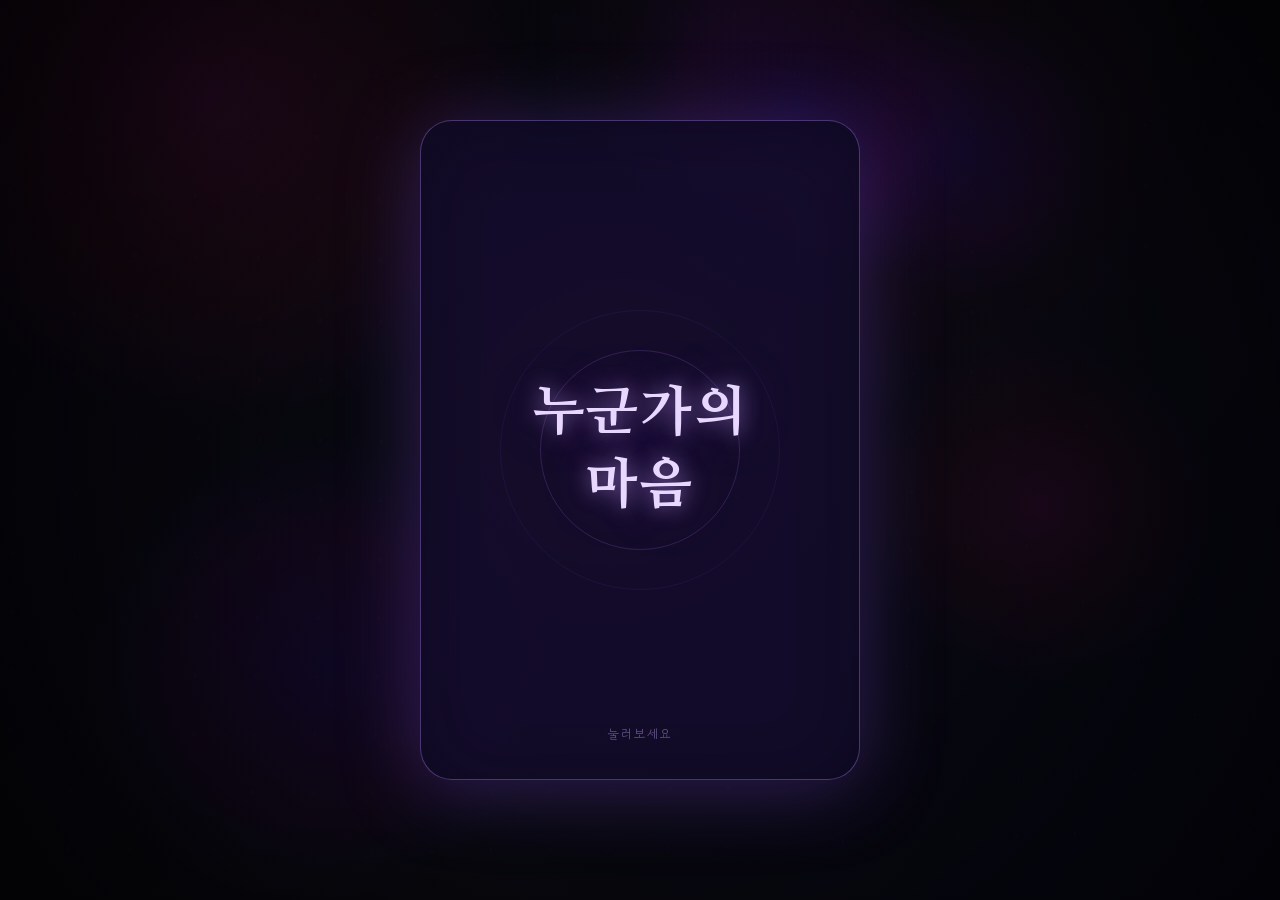
<file: emotion-card/index.html>
<!DOCTYPE html>
<html lang="ko">
<head>
  <meta charset="UTF-8" />
  <meta name="viewport" content="width=device-width, initial-scale=1.0" />
  <title>누군가의 마음 — 감정카드</title>
  <meta name="description" content="카드를 뒤집어 감춰진 감정을 발견하세요." />
  <link rel="preconnect" href="https://fonts.googleapis.com" />
  <link rel="preconnect" href="https://fonts.gstatic.com" crossorigin />
  <link href="https://fonts.googleapis.com/css2?family=Nanum+Myeongjo:wght@400;700;800&family=Gowun+Dodum&display=swap" rel="stylesheet" />
  <link rel="stylesheet" href="style.css" />
</head>
<body>
  <!-- 동적 배경 캔버스 -->
  <canvas id="bg-canvas"></canvas>

  <!-- 파티클 레이어 -->
  <div id="particle-layer" aria-hidden="true"></div>

  <!-- 메인 카드 영역 -->
  <main class="scene" id="scene" aria-label="감정 카드">
    <div class="card" id="card" role="button" tabindex="0" aria-label="카드를 클릭해 감정을 확인하세요">
      <!-- 카드 뒷면 (처음 보이는 면) -->
      <div class="card__face card__face--back" aria-hidden="false">
        <div class="card-back-inner">
          <div class="shimmer-ring" aria-hidden="true"></div>
          <div class="shimmer-ring shimmer-ring--2" aria-hidden="true"></div>
          <div class="card-back-label" id="back-label">누군가의<br />마음</div>
          <div class="sparkle-container" id="sparkle-container" aria-hidden="true"></div>
          <div class="tap-hint" id="tap-hint">눌러보세요</div>
        </div>
      </div>

      <!-- 카드 앞면 (뒤집었을 때 보이는 면) -->
      <div class="card__face card__face--front" aria-live="polite">
        <!-- 배경 장식 -->
        <div class="front-orb" aria-hidden="true"></div>
        <div class="front-ring"  aria-hidden="true"></div>
        <div class="front-ring front-ring--2" aria-hidden="true"></div>
        <div class="front-sparkle-container" id="front-sparkle-container" aria-hidden="true"></div>

        <!-- 코너 장식 -->
        <div class="corner corner--tl" aria-hidden="true"></div>
        <div class="corner corner--tr" aria-hidden="true"></div>
        <div class="corner corner--bl" aria-hidden="true"></div>
        <div class="corner corner--br" aria-hidden="true"></div>

        <!-- 콘텐츠 -->
        <div class="card-front-inner" id="card-front-inner">
          <div class="emoji-halo" aria-hidden="true"></div>
          <div class="emotion-emoji" id="emotion-emoji" aria-hidden="true"></div>
          <div class="front-divider" aria-hidden="true">
            <span class="divider-dot"></span>
            <span class="divider-line"></span>
            <span class="divider-dot"></span>
          </div>
          <div class="emotion-word" id="emotion-word"></div>
          <button class="retry-btn" id="retry-btn" aria-label="다시 뽑기">↺ 다시</button>
        </div>
      </div>

    </div>
  </main>

  <script src="script.js"></script>
</body>
</html>
</file>
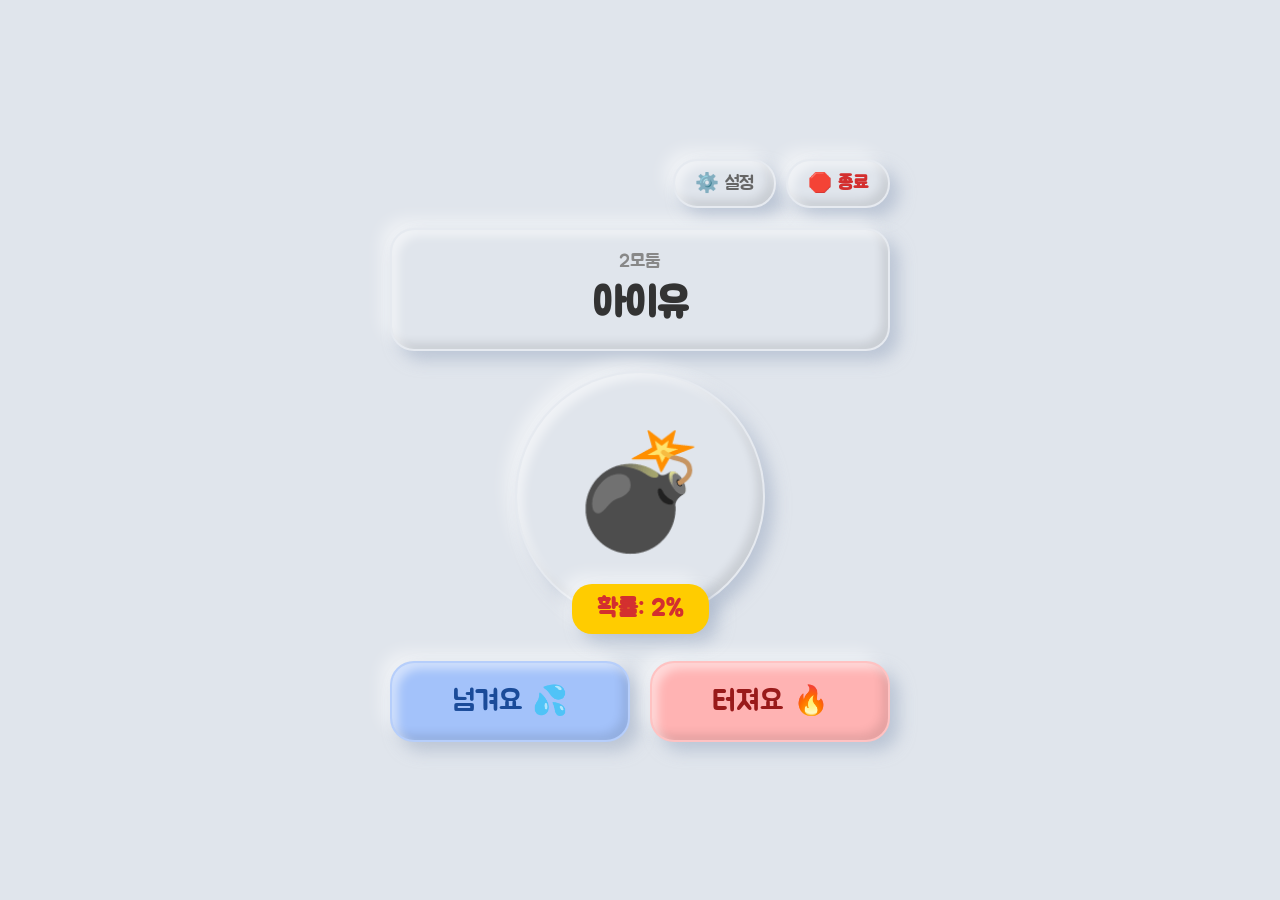
<file: whopresent.html>
<!DOCTYPE html>
<html lang="ko">

<head>
    <meta charset="UTF-8">
    <meta name="viewport" content="width=device-width, initial-scale=1.0">
    <title>발표 폭탄 게임 💣</title>
    <style>
        @import url('https://fonts.googleapis.com/css2?family=Jua&display=swap');

        :root {
            --bg-color: #e0e5ec;
            --text-color: #4a4a4a;
            --clay-bg: #e0e5ec;
            --shadow-outer: 9px 9px 16px rgb(163, 177, 198, 0.6), -9px -9px 16px rgba(255, 255, 255, 0.5);
            --shadow-inner: inset 6px 6px 10px 0 rgba(255, 255, 255, 0.5), inset -6px -6px 10px 0 rgba(0, 0, 0, 0.1);
            --btn-blue: #a3c2fa;
            --btn-red: #ffb3b3;
            --btn-green: #b3e6b3;
            --btn-gray: #d9d9d9;
        }

        * {
            box-sizing: border-box;
            font-family: 'Jua', sans-serif;
            user-select: none;
        }

        body {
            margin: 0;
            padding: 0;
            background-color: var(--bg-color);
            color: var(--text-color);
            display: flex;
            flex-direction: column;
            align-items: center;
            justify-content: center;
            min-height: 100vh;
            overflow: hidden;
        }

        .clay {
            background-color: var(--clay-bg);
            border-radius: 24px;
            box-shadow: var(--shadow-outer), var(--shadow-inner);
            border: 2px solid rgba(255, 255, 255, 0.2);
            transition: transform 0.1s, box-shadow 0.1s;
        }

        .clickable {
            cursor: pointer;
        }

        .clickable:active {
            box-shadow: inset 6px 6px 10px 0 rgba(0, 0, 0, 0.1), inset -6px -6px 10px 0 rgba(255, 255, 255, 0.5);
            transform: scale(0.96);
        }

        #game-container {
            display: flex;
            flex-direction: column;
            align-items: center;
            gap: 20px;
            width: 90%;
            max-width: 500px;
        }

        .header {
            width: 100%;
            display: flex;
            justify-content: flex-end;
            gap: 10px;
        }

        .header-btn {
            padding: 10px 20px;
            font-size: 1.2rem;
            color: #666;
        }

        .btn-end {
            color: #d32f2f;
            font-weight: bold;
        }

        .info-panel {
            width: 100%;
            padding: 20px;
            text-align: center;
            font-size: 2.5rem;
            color: #333;
            font-weight: bold;
        }

        #student-group {
            font-size: 1.2rem;
            color: #888;
            margin-bottom: 5px;
            font-weight: normal;
        }

        .bomb-container {
            width: 250px;
            height: 250px;
            border-radius: 50%;
            display: flex;
            align-items: center;
            justify-content: center;
            font-size: 7rem;
            position: relative;
        }

        .prob-badge {
            position: absolute;
            bottom: -15px;
            background: #ffcc00;
            color: #d32f2f;
            padding: 10px 25px;
            border-radius: 20px;
            font-size: 1.5rem;
            font-weight: bold;
            box-shadow: var(--shadow-outer);
            transition: all 0.3s;
        }

        .action-buttons {
            display: flex;
            gap: 20px;
            width: 100%;
            margin-top: 20px;
        }

        .action-btn {
            flex: 1;
            padding: 20px;
            font-size: 1.8rem;
            text-align: center;
        }

        .btn-pass {
            background-color: var(--btn-blue);
            color: #1a4b99;
        }

        .btn-explode {
            background-color: var(--btn-red);
            color: #991a1a;
        }

        .btn-green {
            background-color: var(--btn-green);
            color: #1a661a;
            width: 100%;
            padding: 15px;
            font-size: 1.5rem;
        }

        .btn-gray {
            background-color: var(--btn-gray);
            color: #333;
            width: 100%;
            padding: 15px;
            font-size: 1.5rem;
            margin-top: 10px;
        }

        /* 모달 공통 */
        .modal-overlay {
            display: none;
            position: fixed;
            top: 0;
            left: 0;
            width: 100%;
            height: 100%;
            background: rgba(224, 229, 236, 0.9);
            z-index: 100;
            flex-direction: column;
            align-items: center;
            justify-content: center;
        }

        .modal-content {
            width: 90%;
            max-width: 400px;
            padding: 30px;
            display: flex;
            flex-direction: column;
            gap: 15px;
            align-items: center;
        }

        textarea {
            width: 100%;
            height: 150px;
            border-radius: 12px;
            padding: 15px;
            border: none;
            outline: none;
            background: var(--clay-bg);
            box-shadow: inset 4px 4px 8px rgba(0, 0, 0, 0.1), inset -4px -4px 8px rgba(255, 255, 255, 0.7);
            font-size: 1.2rem;
            resize: none;
        }

        #final-score-list {
            width: 100%;
            text-align: center;
            max-height: 50vh;
            overflow-y: auto;
            margin: 10px 0;
        }

        .score-row {
            display: flex;
            justify-content: space-between;
            font-size: 1.4rem;
            padding: 10px;
            border-bottom: 1px dashed #ccc;
        }

        .score-row:first-child {
            font-weight: bold;
            color: #d32f2f;
            font-size: 1.6rem;
        }

        /* 결과 팝업 */
        #result-modal {
            background: rgba(0, 0, 0, 0.8);
            padding: 20px;
        }

        .result-text {
            font-size: 4rem;
            color: #fff;
            text-align: center;
            word-break: keep-all;
            text-shadow: 0 0 20px #ff00ff, 0 0 40px #ff00ff;
            animation: pop 0.5s cubic-bezier(0.175, 0.885, 0.32, 1.275);
        }

        .point-text {
            font-size: 2.2rem;
            color: #ffd700;
            margin-top: 20px;
            text-align: center;
            line-height: 1.5;
        }

        @keyframes pop {
            0% {
                transform: scale(0);
                opacity: 0;
            }

            100% {
                transform: scale(1);
                opacity: 1;
            }
        }

        .shake {
            animation: shake 0.5s cubic-bezier(.36, .07, .19, .97) both;
        }

        @keyframes shake {

            10%,
            90% {
                transform: translate3d(-2px, 0, 0);
            }

            20%,
            80% {
                transform: translate3d(4px, 0, 0);
            }

            30%,
            50%,
            70% {
                transform: translate3d(-8px, 0, 0);
            }

            40%,
            60% {
                transform: translate3d(8px, 0, 0);
            }
        }

        .particle {
            position: absolute;
            pointer-events: none;
            border-radius: 50%;
            animation: particleAnim 0.6s ease-out forwards;
            z-index: 1000;
        }

        @keyframes particleAnim {
            0% {
                transform: scale(1);
                opacity: 1;
            }

            100% {
                transform: scale(3);
                opacity: 0;
            }
        }

        .floating-score {
            position: absolute;
            font-size: 3.5rem;
            font-weight: bold;
            pointer-events: none;
            animation: floatUp 1.2s ease-out forwards;
            text-shadow: 2px 2px 4px rgba(0, 0, 0, 0.3);
            z-index: 50;
            white-space: nowrap;
        }

        @keyframes floatUp {
            0% {
                transform: translateY(0) scale(1);
                opacity: 1;
            }

            20% {
                transform: translateY(-30px) scale(1.2);
                opacity: 1;
            }

            100% {
                transform: translateY(-120px) scale(1.5);
                opacity: 0;
            }
        }
    </style>
</head>

<body>

    <div id="game-container">
        <div class="header">
            <div class="clay header-btn clickable" onclick="openSettings()">⚙️ 설정</div>
            <div class="clay header-btn btn-end clickable" onclick="endGame()">🛑 종료</div>
        </div>

        <div class="clay info-panel">
            <div id="student-group">데이터를 입력해주세요</div>
            <div id="student-name">학생 이름</div>
        </div>

        <div class="clay bomb-container" id="bomb-img">
            💣
            <div class="prob-badge">확률: <span id="prob-text">10%</span></div>
        </div>

        <div class="action-buttons">
            <div class="clay action-btn btn-pass clickable" onclick="handleChoice('pass')">넘겨요 💦</div>
            <div class="clay action-btn btn-explode clickable" onclick="handleChoice('explode')">터져요 🔥</div>
        </div>
    </div>

    <!-- 설정 모달 -->
    <div id="settings-modal" class="modal-overlay">
        <div class="clay modal-content">
            <h2 style="margin:0;">👥 학생 명단 입력</h2>
            <p style="font-size:1rem; color:#666; margin:0; text-align:center;">
                형식: [모둠명] 학생1, 학생2...<br>(저장 시 모둠 점수가 0점으로 초기화됩니다)
            </p>
            <textarea id="students-input" placeholder="1모둠: 김철수, 이영희&#10;2모둠: 박민수, 최지연"></textarea>
            <div class="clay action-btn btn-green clickable" onclick="saveSettings()">저장 및 시작</div>
            <div class="clay action-btn btn-gray clickable" onclick="closeSettings()">닫기</div>
        </div>
    </div>

    <!-- 종료(최종 점수) 모달 -->
    <div id="final-modal" class="modal-overlay">
        <div class="clay modal-content" style="max-width: 450px;">
            <h1 style="margin:0; color:#1a4b99;">🏆 최종 점수 🏆</h1>
            <div id="final-score-list"></div>
            <div class="clay action-btn btn-green clickable" onclick="closeFinal()">게임 계속하기</div>
        </div>
    </div>

    <!-- 발표 당첨(결과) 모달 -->
    <div id="result-modal" class="modal-overlay" onclick="closeResult()">
        <div class="result-text clickable" id="result-title">🎉 발 표! 🎉</div>
        <div class="point-text" id="result-point">점수 변동내역</div>
        <p style="color:#aaa; margin-top:30px; font-size:1.2rem;">(화면을 터치하면 다음 학생으로 넘어갑니다)</p>
    </div>

    <script>
        // --- 웹 오디오 API ---
        const AudioContext = window.AudioContext || window.webkitAudioContext;
        let audioCtx;

        function initAudio() {
            if (!audioCtx) audioCtx = new AudioContext();
            if (audioCtx.state === 'suspended') audioCtx.resume();
        }

        function playTone(freq, type, duration, vol = 0.1) {
            if (!audioCtx) return;
            const osc = audioCtx.createOscillator();
            const gain = audioCtx.createGain();
            osc.type = type;
            osc.frequency.setValueAtTime(freq, audioCtx.currentTime);
            gain.gain.setValueAtTime(vol, audioCtx.currentTime);
            gain.gain.exponentialRampToValueAtTime(0.01, audioCtx.currentTime + duration);
            osc.connect(gain);
            gain.connect(audioCtx.destination);
            osc.start();
            osc.stop(audioCtx.currentTime + duration);
        }

        function playClick() { playTone(600, 'sine', 0.1, 0.1); }
        function playPassSuccess() { playTone(800, 'triangle', 0.3, 0.1); setTimeout(() => playTone(1200, 'triangle', 0.4, 0.1), 150); }
        function playPassFail() { playTone(300, 'sawtooth', 0.5, 0.2); setTimeout(() => playTone(200, 'sawtooth', 0.8, 0.2), 200); }
        function playExplodeFail() { playTone(400, 'square', 0.2, 0.1); setTimeout(() => playTone(300, 'square', 0.4, 0.1), 100); }
        function playFanfare() {
            playTone(523.25, 'square', 0.2, 0.2);
            setTimeout(() => { playTone(659.25, 'square', 0.2, 0.2); }, 200);
            setTimeout(() => { playTone(783.99, 'square', 0.4, 0.2); }, 400);
        }

        function playExplosion() {
            if (!audioCtx) return;
            const bufferSize = audioCtx.sampleRate * 1.5;
            const buffer = audioCtx.createBuffer(1, bufferSize, audioCtx.sampleRate);
            const data = buffer.getChannelData(0);
            for (let i = 0; i < bufferSize; i++) { data[i] = Math.random() * 2 - 1; }

            const noise = audioCtx.createBufferSource();
            noise.buffer = buffer;
            const filter = audioCtx.createBiquadFilter();
            filter.type = 'lowpass';
            filter.frequency.value = 1000;

            const gain = audioCtx.createGain();
            gain.gain.setValueAtTime(1, audioCtx.currentTime);
            gain.gain.exponentialRampToValueAtTime(0.01, audioCtx.currentTime + 1.5);

            noise.connect(filter);
            filter.connect(gain);
            gain.connect(audioCtx.destination);
            noise.start();

            setTimeout(() => playFanfare(), 500);
        }

        // --- 클릭 이펙트 ---
        document.addEventListener('mousedown', function (e) {
            const isClickable = e.target.closest('.clickable') || e.target.closest('#result-modal');
            if (!isClickable) return;

            initAudio();
            const particle = document.createElement('div');
            particle.className = 'particle';
            particle.style.left = e.pageX - 15 + 'px';
            particle.style.top = e.pageY - 15 + 'px';
            particle.style.width = '30px';
            particle.style.height = '30px';

            const colors = ['#ffb3b3', '#a3c2fa', '#b3e6b3', '#ffcc00'];
            particle.style.backgroundColor = colors[Math.floor(Math.random() * colors.length)];

            document.body.appendChild(particle);
            setTimeout(() => particle.remove(), 600);
        });

        // --- 게임 로직 ---
        let students = [];
        let groupScores = {};
        let currentStudent = null;
        let currentProbability = 10;
        let isProcessing = false;

        // --- 공정한 순서 큐 ---
        let studentQueue = [];  // 셔플된 학생 큐

        function shuffleArray(arr) {
            const a = arr.slice();
            for (let i = a.length - 1; i > 0; i--) {
                const j = Math.floor(Math.random() * (i + 1));
                [a[i], a[j]] = [a[j], a[i]];
            }
            return a;
        }

        function refillQueue() {
            studentQueue = shuffleArray(students);
        }

        function resetProbability() {
            currentProbability = Math.floor(Math.random() * 3) + 2; // 2~4% 시작
        }

        function loadData() {
            const saved = localStorage.getItem('bombStudents');
            if (saved) {
                document.getElementById('students-input').value = saved;
                parseStudents(saved);
            } else {
                document.getElementById('students-input').value = "1모둠: 유재석, 강호동\n2모둠: 아이유, 박보검";
                parseStudents(document.getElementById('students-input').value);
            }
            refillQueue();
            resetProbability();
            nextStudent();
        }

        function parseStudents(text) {
            students = [];
            groupScores = {};
            const lines = text.split('\n');
            lines.forEach(line => {
                if (line.includes(':')) {
                    const parts = line.split(':');
                    const group = parts[0].trim();
                    const names = parts[1].split(',').map(n => n.trim()).filter(n => n !== "");

                    if (!groupScores[group]) groupScores[group] = 0;

                    names.forEach(name => {
                        students.push({ group, name });
                    });
                }
            });
        }

        function openSettings() { playClick(); document.getElementById('settings-modal').style.display = 'flex'; }
        function closeSettings() { playClick(); document.getElementById('settings-modal').style.display = 'none'; }
        function saveSettings() {
            playClick();
            const text = document.getElementById('students-input').value;
            localStorage.setItem('bombStudents', text);
            parseStudents(text);
            refillQueue();
            document.getElementById('settings-modal').style.display = 'none';
            resetProbability();
            nextStudent();
        }

        function endGame() {
            playClick();
            if (Object.keys(groupScores).length === 0) return;

            const sortedGroups = Object.keys(groupScores).sort((a, b) => groupScores[b] - groupScores[a]);
            let html = "";
            sortedGroups.forEach((group, index) => {
                let rankMedal = index === 0 ? "🥇 " : index === 1 ? "🥈 " : index === 2 ? "🥉 " : "🔸 ";
                html += `<div class="score-row"><span>${rankMedal}${group}</span><span>${groupScores[group]} 점</span></div>`;
            });

            document.getElementById('final-score-list').innerHTML = html;
            playFanfare();
            document.getElementById('final-modal').style.display = 'flex';
        }

        function closeFinal() { playClick(); document.getElementById('final-modal').style.display = 'none'; }

        function nextStudent() {
            if (students.length === 0) {
                document.getElementById('student-group').innerText = "데이터 없음";
                document.getElementById('student-name').innerText = "설정에서 명단 추가";
                return;
            }
            // 큐가 비었으면 다시 셔플해서 채움 (모든 학생이 한 바퀴 돌아야 다시 시작)
            if (studentQueue.length === 0) {
                refillQueue();
            }
            currentStudent = studentQueue.pop();

            document.getElementById('student-group').innerText = currentStudent.group;
            document.getElementById('student-name').innerText = currentStudent.name;
            document.getElementById('prob-text').innerText = currentProbability + "%";
            document.getElementById('bomb-img').childNodes[0].nodeValue = "💣\n            ";
        }

        function showFloatingScore(text, color) {
            const scoreEl = document.createElement('div');
            scoreEl.className = 'floating-score';
            scoreEl.innerText = text;
            scoreEl.style.color = color;

            const bombRect = document.getElementById('bomb-img').getBoundingClientRect();
            // 글자 길이에 맞춰 가운데 정렬을 위해 텍스트 길이 비례 오프셋 적용
            scoreEl.style.left = (bombRect.left + bombRect.width / 2 - 50) + 'px';
            scoreEl.style.top = (bombRect.top + bombRect.height / 2) + 'px';

            document.body.appendChild(scoreEl);
            setTimeout(() => scoreEl.remove(), 1200);
        }

        function handleChoice(choice) {
            if (isProcessing || students.length === 0) return;
            isProcessing = true;
            playClick();

            const bomb = document.getElementById('bomb-img');
            bomb.classList.add('shake');

            setTimeout(() => {
                bomb.classList.remove('shake');

                const roll = Math.floor(Math.random() * 100);
                const isExplode = roll < currentProbability;
                const curGroup = currentStudent.group;

                // === 점수 계산 (잭팟 & 설레발 시스템) ===
                const p = currentProbability;

                // 터졌을 때
                if (isExplode) {
                    bomb.childNodes[0].nodeValue = "💥\n            ";
                    playExplosion();

                    let scoreText = "";
                    let pointText = "";
                    let scoreAdd = 0;

                    if (choice === 'pass') {
                        scoreAdd = -10;
                        scoreText = `${scoreAdd}점 (넘기기 실패!)`;
                        pointText = "폭탄이 터져버렸습니다 😭";
                        showFloatingScore(`${scoreAdd}`, "#ff4444");
                    } else {
                        // 터져요를 골라서 터짐
                        if (p <= 30) {
                            scoreAdd = 50;
                            scoreText = `+${scoreAdd}점 (기적의 잭팟!)🎰`;
                            pointText = "대담한 선택! 놀라운 선택입니다! 🤩🎉";
                            showFloatingScore(`+${scoreAdd} 🎉`, "#ff00ff");
                        } else if (p <= 60) {
                            scoreAdd = 20;
                            scoreText = `+${scoreAdd}점 (훌륭한 예측!)`;
                            pointText = "정확한 타이밍에 터뜨렸습니다! 🤩";
                            showFloatingScore(`+${scoreAdd}`, "#00ff00");
                        } else {
                            scoreAdd = 10;
                            scoreText = `+${scoreAdd}점 (안전빵 예측!)`;
                            pointText = "모두가 예상한 결과입니다! 👏";
                            showFloatingScore(`+${scoreAdd}`, "#00bfff");
                        }
                    }

                    groupScores[curGroup] += scoreAdd;

                    setTimeout(() => {
                        document.getElementById('result-title').innerText = `🎉 ${currentStudent.name} 발표! 🎉`;
                        document.getElementById('result-point').innerHTML = `${curGroup} : ${scoreText}<br><br>${pointText}`;
                        document.getElementById('result-modal').style.display = 'flex';
                        resetProbability();
                    }, 800);

                }
                // 안 터졌을 때
                else {
                    let willIncreaseProb = true; // 확률 증가 여부

                    if (choice === 'pass') {
                        let scoreAdd = 0;
                        if (p > 60) {
                            scoreAdd = 50;
                            showFloatingScore(`+${scoreAdd} 강심장!`, "#ff00ff");
                        } else if (p > 30) {
                            scoreAdd = 20;
                            showFloatingScore(`+${scoreAdd} ✌️`, "#00ff00");
                        } else {
                            scoreAdd = 10;
                            showFloatingScore(`+${scoreAdd}`, "#00bfff");
                        }
                        groupScores[curGroup] += scoreAdd;
                        playPassSuccess();
                    } else {
                        // 터져요를 골랐는데 안 터짐 -> 설레발 페널티! (-10점)
                        const scoreAdd = -10;
                        groupScores[curGroup] += scoreAdd;
                        playExplodeFail();
                        showFloatingScore(`${scoreAdd}`, "#ff4444");
                        willIncreaseProb = false; // 확률 증가 안함 (핵심 조건)
                    }

                    if (willIncreaseProb) {
                        const randomIncrease = Math.floor(currentProbability * 0.5) + Math.floor(Math.random() * 6) + 3;
                        currentProbability = Math.min(100, currentProbability + randomIncrease);

                        const probBadge = document.querySelector('.prob-badge');
                        probBadge.style.transform = 'scale(1.3)';
                        probBadge.style.color = '#ff0000';

                        setTimeout(() => {
                            probBadge.style.transform = 'scale(1)';
                            probBadge.style.color = '#d32f2f';
                            isProcessing = false;
                            nextStudent();
                        }, 1000);
                    } else {
                        // 확률을 올리지 않고 그냥 넘어감 (빠르게 진행)
                        setTimeout(() => {
                            isProcessing = false;
                            nextStudent();
                        }, 1000);
                    }
                }
            }, 500);
        }

        function closeResult() {
            document.getElementById('result-modal').style.display = 'none';
            isProcessing = false;
            nextStudent();
        }

        window.onload = loadData;

    </script>
</body>

</html>
</file>
<file: emotion-card/style.css>
/* ===========================
   감정카드 — style.css
   =========================== */

*, *::before, *::after {
  box-sizing: border-box;
  margin: 0;
  padding: 0;
}

:root {
  /*
   * 카드 크기 — 뷰포트에 비례, 크롬북(1366×768) 기준
   * 세로: 뷰포트 높이의 84% 또는 최대 660px (스크롤 없이 딱 맞게)
   * 가로: 2:3 비율 유지
   */
  --card-h: min(84svh, 84vh, 660px);
  --card-w: calc(var(--card-h) * 0.667);
  --card-radius: clamp(20px, 2.5vw, 32px);

  --clr-bg: #0a0a14;
  --clr-back-bg: rgba(15, 10, 35, 0.85);
  --clr-back-border: rgba(180, 140, 255, 0.35);
  --clr-label: #e8d8ff;
  --clr-hint: rgba(200, 170, 255, 0.45);
  --clr-front-bg: rgba(18, 10, 42, 0.95);
  --clr-emotion: #f0e8ff;
}

html, body {
  width: 100%;
  height: 100%;
  overflow: hidden;
  background: var(--clr-bg);
  font-family: 'Gowun Dodum', serif;
}

/* ─── 배경 캔버스 ─── */
#bg-canvas {
  position: fixed;
  inset: 0;
  width: 100%;
  height: 100%;
  z-index: 0;
}

/* ─── 파티클 레이어 ─── */
#particle-layer {
  position: fixed;
  inset: 0;
  z-index: 1;
  pointer-events: none;
  overflow: hidden;
}

.particle {
  position: absolute;
  border-radius: 50%;
  opacity: 0;
  animation: float-particle var(--dur, 8s) var(--delay, 0s) ease-in-out infinite;
}

@keyframes float-particle {
  0%   { transform: translateY(0) scale(1); opacity: 0; }
  15%  { opacity: var(--max-opacity, 0.6); }
  85%  { opacity: var(--max-opacity, 0.6); }
  100% { transform: translateY(-110vh) scale(0.3); opacity: 0; }
}

/* ─── 씬 (카드 중앙 정렬) ─── */
.scene {
  position: fixed;
  inset: 0;
  z-index: 10;
  display: flex;
  align-items: center;
  justify-content: center;
}

/* ─── 카드 래퍼 ─── (JS로 perspectve 뒤집기 직접 제어) ─── */
.card {
  width: var(--card-w);
  height: var(--card-h);
  position: relative;
  cursor: pointer;
  border-radius: var(--card-radius);
  filter: drop-shadow(0 8px 40px rgba(140, 80, 255, 0.35));
  /* perspective 없이 단순 scaleX 방식으로 뒤집기 */
  transition: filter 0.4s ease;
}

.card:focus-visible {
  outline: 3px solid rgba(180, 140, 255, 0.8);
  outline-offset: 6px;
}

.card.is-flipped {
  filter: drop-shadow(0 8px 50px rgba(180, 120, 255, 0.6));
}

/* ─── 카드 양면 공통 ─── */
.card__face {
  position: absolute;
  inset: 0;
  border-radius: var(--card-radius);
  overflow: hidden;
  /* JS가 직접 opacity + pointer-events + transform 으로 전환 */
  transition:
    opacity 0.15s ease,
    transform 0.36s cubic-bezier(0.4, 0, 0.2, 1);
  backface-visibility: hidden;
  -webkit-backface-visibility: hidden;
}

/* ─── 뒷면 (기본 보이는 면) ─── */
.card__face--back {
  background: var(--clr-back-bg);
  border: 1px solid var(--clr-back-border);
  backdrop-filter: blur(12px);
  -webkit-backdrop-filter: blur(12px);
  /* 보이는 상태 */
  opacity: 1;
  transform: scaleX(1);
  pointer-events: auto;
  z-index: 2;
}

/* 카드가 뒤집혔을 때 뒷면: 축소 후 숨김 */
.card.is-flipped .card__face--back {
  opacity: 0;
  transform: scaleX(0);
  pointer-events: none;
  z-index: 1;
}

/* ─── 앞면 (기본 숨겨진 면) ─── */
.card__face--front {
  background: var(--clr-front-bg);
  border: 1px solid rgba(200, 160, 255, 0.25);
  backdrop-filter: blur(16px);
  -webkit-backdrop-filter: blur(16px);
  /* 숨겨진 상태 */
  opacity: 0;
  transform: scaleX(0);
  pointer-events: none;
  z-index: 1;
}

/* 카드가 뒤집혔을 때 앞면: 펼쳐짐 */
.card.is-flipped .card__face--front {
  opacity: 1;
  transform: scaleX(1);
  pointer-events: auto;
  z-index: 2;
  /* 약간 딜레이로 뒷면이 닫힌 뒤 열리는 느낌 */
  transition:
    opacity 0.15s 0.2s ease,
    transform 0.36s 0.2s cubic-bezier(0.4, 0, 0.2, 1);
}

/* ─── 카드 뒷면 내부 ─── */
.card-back-inner {
  position: relative;
  width: 100%;
  height: 100%;
  display: flex;
  flex-direction: column;
  align-items: center;
  justify-content: center;
}

/* 은은한 빛 링 */
.shimmer-ring {
  position: absolute;
  border-radius: 50%;
  border: 1.5px solid rgba(180, 130, 255, 0.18);
  width: 200px;
  height: 200px;
  animation: pulse-ring 4s ease-in-out infinite;
  pointer-events: none;
}

.shimmer-ring--2 {
  width: 280px;
  height: 280px;
  border-color: rgba(120, 80, 220, 0.10);
  animation-duration: 6s;
  animation-delay: -2s;
}

@keyframes pulse-ring {
  0%, 100% { transform: scale(1);    opacity: 0.5; }
  50%       { transform: scale(1.08); opacity: 1; }
}

/* 카드 뒷면 텍스트 */
.card-back-label {
  font-family: 'Nanum Myeongjo', serif;
  font-weight: 800;
  font-size: clamp(2.6rem, 6vh, 4rem);
  line-height: 1.35;
  text-align: center;
  color: var(--clr-label);
  letter-spacing: 0.05em;
  animation: shimmer-text 3s ease-in-out infinite;
  text-shadow: 0 0 20px rgba(200,160,255,0.6), 0 0 60px rgba(160,100,255,0.3);
  position: relative;
  z-index: 2;
  pointer-events: none;
  user-select: none;
}

@keyframes shimmer-text {
  0%, 100% { opacity: 0.75; text-shadow: 0 0 18px rgba(200,160,255,0.5), 0 0 50px rgba(160,100,255,0.25); }
  50%       { opacity: 1;    text-shadow: 0 0 32px rgba(220,180,255,0.95), 0 0 80px rgba(180,120,255,0.55); }
}

/* 탭 힌트 */
.tap-hint {
  position: absolute;
  bottom: 36px;
  font-size: 0.78rem;
  letter-spacing: 0.15em;
  color: var(--clr-hint);
  animation: blink-hint 2.5s ease-in-out infinite;
  pointer-events: none;
}

@keyframes blink-hint {
  0%, 100% { opacity: 0.3; }
  50%       { opacity: 0.9; }
}

/* 반짝이 컨테이너 */
.sparkle-container {
  position: absolute;
  inset: 0;
  pointer-events: none;
  z-index: 1;
}

.sparkle {
  position: absolute;
  border-radius: 50%;
  background: white;
  animation: sparkle-anim var(--s-dur, 2s) var(--s-delay, 0s) ease-in-out infinite;
  opacity: 0;
}

@keyframes sparkle-anim {
  0%   { opacity: 0;   transform: scale(0) rotate(0deg); }
  40%  { opacity: 1;   transform: scale(1.5) rotate(120deg); }
  70%  { opacity: 0.6; }
  100% { opacity: 0;   transform: scale(0) rotate(360deg); }
}

/* ─── 카드 앞면 내부 ─── */
.card-front-inner {
  width: 100%;
  height: 100%;
  display: flex;
  flex-direction: column;
  align-items: center;
  justify-content: center;
  gap: 20px;
  padding: 40px 30px;
}

/* 이모지 */
.emotion-emoji {
  font-size: clamp(5.5rem, 14vh, 9rem);
  line-height: 1;
  user-select: none;
  position: relative;
  z-index: 2;
  filter: drop-shadow(0 0 20px rgba(180, 120, 255, 0.7));
}

@keyframes pop-in {
  from { transform: scale(0) rotate(-15deg); opacity: 0; }
  to   { transform: scale(1) rotate(0deg);   opacity: 1; }
}

/* 감정 단어 */
.emotion-word {
  font-family: 'Nanum Myeongjo', serif;
  font-weight: 700;
  font-size: clamp(2.4rem, 5.5vh, 3.6rem);
  color: var(--clr-emotion);
  text-align: center;
  letter-spacing: 0.06em;
  text-shadow:
    0 0 30px rgba(220, 170, 255, 0.85),
    0 0 60px rgba(160, 100, 255, 0.4),
    0 2px 8px rgba(0,0,0,0.5);
  line-height: 1.3;
  user-select: none;
  position: relative;
  z-index: 2;
}

@keyframes fade-up {
  from { opacity: 0; transform: translateY(16px); }
  to   { opacity: 1; transform: translateY(0); }
}

/* 다시 뽑기 버튼 */
.retry-btn {
  margin-top: 14px;
  padding: clamp(10px, 1.4vh, 14px) clamp(24px, 3vw, 36px);
  border: 1px solid rgba(180, 130, 255, 0.45);
  border-radius: 50px;
  background: rgba(140, 80, 255, 0.12);
  color: rgba(210, 180, 255, 0.85);
  font-family: 'Gowun Dodum', serif;
  font-size: clamp(0.9rem, 1.6vh, 1.1rem);
  letter-spacing: 0.12em;
  cursor: pointer;
  transition: background 0.25s, border-color 0.25s, transform 0.15s, box-shadow 0.25s;
  position: relative;
  z-index: 2;
}

.retry-btn:hover {
  background: rgba(160, 100, 255, 0.28);
  border-color: rgba(200, 160, 255, 0.7);
  box-shadow: 0 0 16px rgba(160, 100, 255, 0.35);
  transform: scale(1.05);
}

.retry-btn:active {
  transform: scale(0.97);
}

/* ═══════════════════════════════════════
   앞면 장식 요소
   ═══════════════════════════════════════ */

/* 배경 발광 오브 */
.front-orb {
  position: absolute;
  width: 70%;
  aspect-ratio: 1;
  border-radius: 50%;
  background: radial-gradient(
    circle,
    rgba(120, 60, 220, 0.22) 0%,
    rgba(80, 30, 160, 0.12) 50%,
    transparent 75%
  );
  top: 50%;
  left: 50%;
  transform: translate(-50%, -55%);
  animation: orb-pulse 5s ease-in-out infinite;
  pointer-events: none;
}

@keyframes orb-pulse {
  0%, 100% { transform: translate(-50%, -55%) scale(1);    opacity: 0.7; }
  50%       { transform: translate(-50%, -55%) scale(1.12); opacity: 1; }
}

/* 앞면 shimmer 링 */
.front-ring {
  position: absolute;
  border-radius: 50%;
  width: 55%;
  aspect-ratio: 1;
  border: 1px solid rgba(160, 110, 255, 0.2);
  top: 50%;
  left: 50%;
  transform: translate(-50%, -58%);
  animation: front-ring-pulse 4.5s ease-in-out infinite;
  pointer-events: none;
}

.front-ring--2 {
  width: 75%;
  border-color: rgba(120, 80, 220, 0.10);
  animation-duration: 7s;
  animation-delay: -3s;
}

@keyframes front-ring-pulse {
  0%, 100% { transform: translate(-50%, -58%) scale(1);    opacity: 0.5; }
  50%       { transform: translate(-50%, -58%) scale(1.06); opacity: 1; }
}

/* 앞면 반짝이 */
.front-sparkle-container {
  position: absolute;
  inset: 0;
  pointer-events: none;
  z-index: 1;
}

/* 코너 장식 */
.corner {
  position: absolute;
  width: clamp(28px, 4vw, 42px);
  height: clamp(28px, 4vw, 42px);
  pointer-events: none;
  z-index: 3;
  opacity: 0.55;
}

.corner::before,
.corner::after {
  content: '';
  position: absolute;
  background: linear-gradient(135deg, rgba(180, 130, 255, 0.8), rgba(120, 80, 220, 0.3));
  border-radius: 2px;
}

.corner::before { width: 100%; height: 1.5px; }
.corner::after  { width: 1.5px; height: 100%; }

.corner--tl { top: 20px; left: 20px; }
.corner--tl::before { top: 0; left: 0; }
.corner--tl::after  { top: 0; left: 0; }

.corner--tr { top: 20px; right: 20px; transform: scaleX(-1); }
.corner--bl { bottom: 20px; left: 20px;  transform: scaleY(-1); }
.corner--br { bottom: 20px; right: 20px; transform: scale(-1); }

/* 이모지 헤일로 */
.emoji-halo {
  position: absolute;
  width: clamp(120px, 22vh, 180px);
  aspect-ratio: 1;
  border-radius: 50%;
  background: radial-gradient(
    circle,
    rgba(160, 100, 255, 0.25) 0%,
    rgba(100, 60, 200, 0.10) 55%,
    transparent 75%
  );
  animation: halo-glow 3s ease-in-out infinite;
  pointer-events: none;
  z-index: 1;
}

@keyframes halo-glow {
  0%, 100% { transform: scale(1);    opacity: 0.7; }
  50%       { transform: scale(1.18); opacity: 1; }
}

/* 장식 구분선 */
.front-divider {
  display: flex;
  align-items: center;
  gap: 10px;
  width: 60%;
  position: relative;
  z-index: 2;
  margin: clamp(8px, 1.5vh, 14px) 0;
}

.divider-line {
  flex: 1;
  height: 1px;
  background: linear-gradient(
    90deg,
    transparent,
    rgba(180, 130, 255, 0.5),
    transparent
  );
}

.divider-dot {
  width: 5px;
  height: 5px;
  border-radius: 50%;
  background: rgba(180, 130, 255, 0.6);
  box-shadow: 0 0 6px rgba(160, 100, 255, 0.8);
  animation: dot-pulse 2.5s ease-in-out infinite;
  flex-shrink: 0;
}

.divider-dot:last-child {
  animation-delay: 0.4s;
}

@keyframes dot-pulse {
  0%, 100% { opacity: 0.5; transform: scale(1); }
  50%       { opacity: 1;   transform: scale(1.4); }
}

/* 애니메이션 재실행 헬퍼 */
.anim-pop {
  animation: pop-in 0.5s cubic-bezier(0.34, 1.56, 0.64, 1) both !important;
}

.anim-fade {
  animation: fade-up 0.5s 0.15s ease both !important;
}

.anim-retry {
  animation: fade-up 0.5s 0.3s ease both !important;
}

/* ─── 모바일 (세로) 대응 ─── */
@media (max-width: 480px) {
  :root {
    --card-h: min(78svh, 78vh, 520px);
  }
}
</file>
